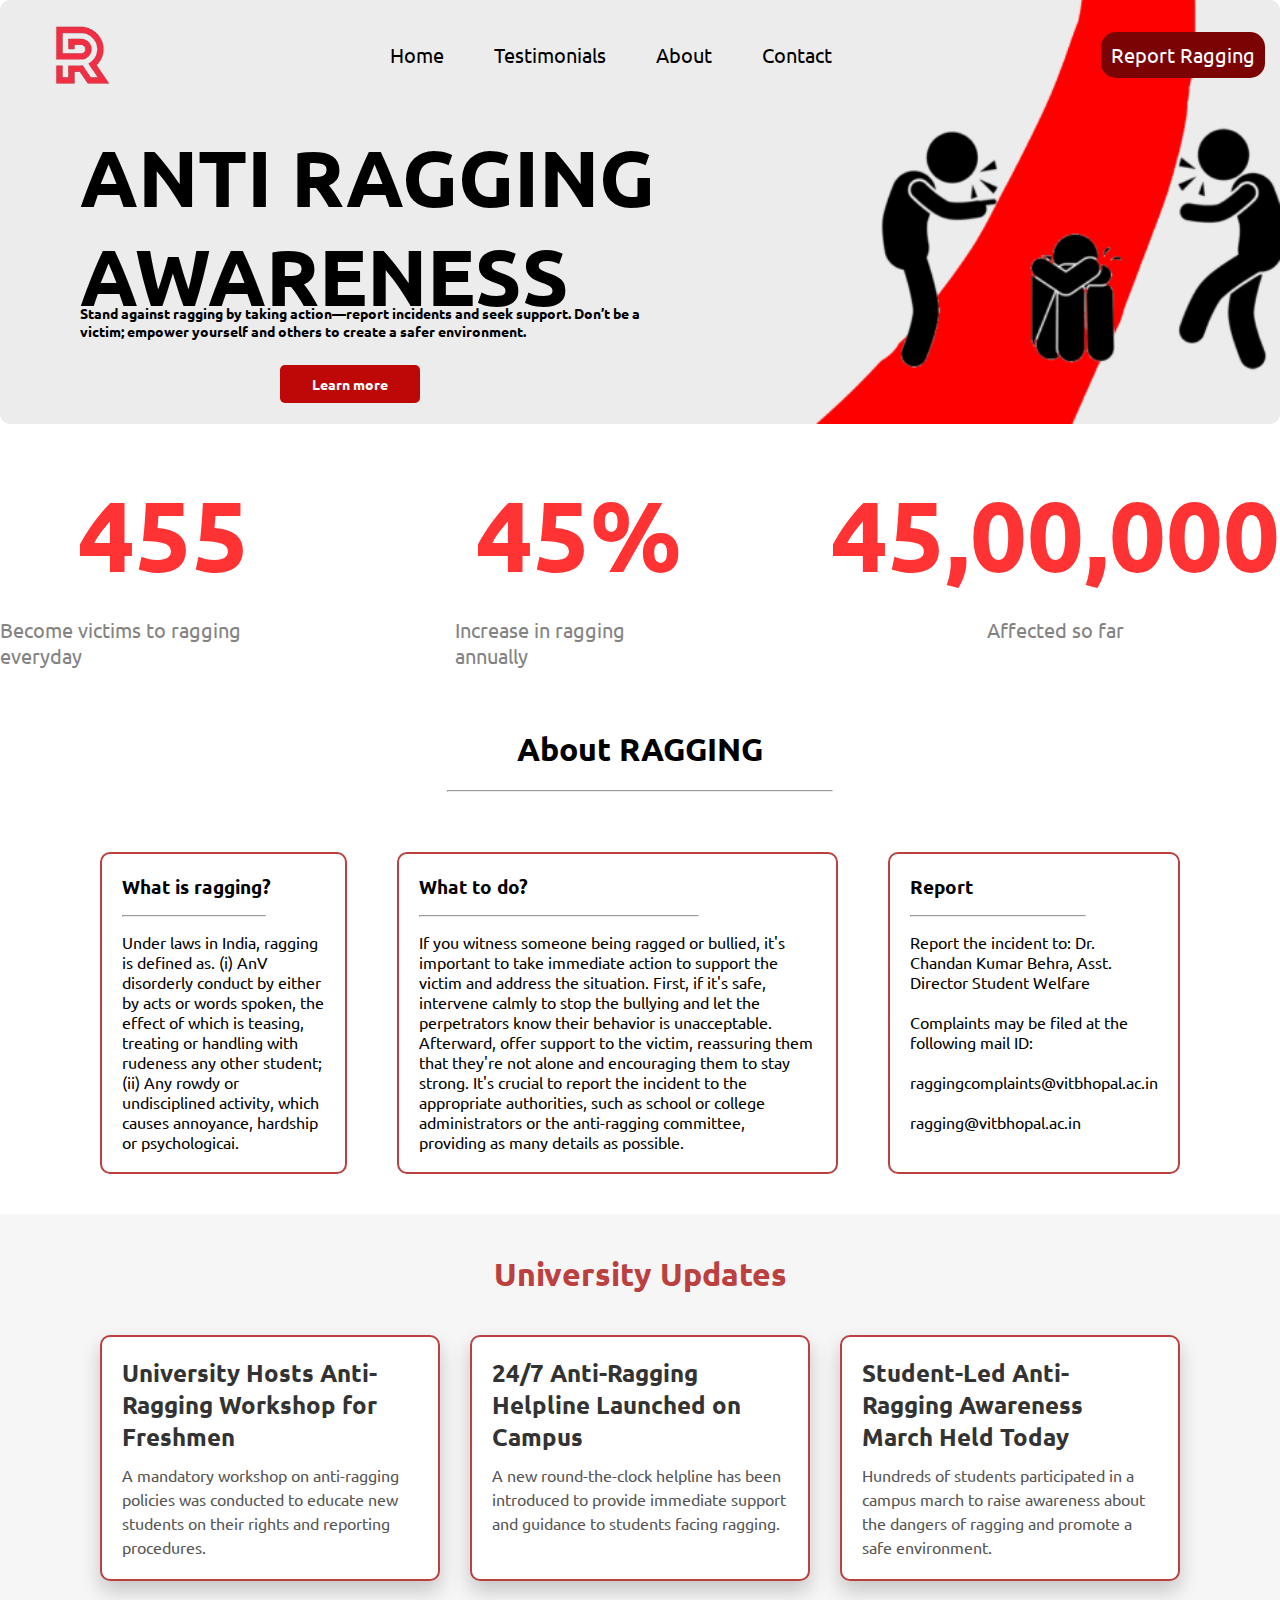
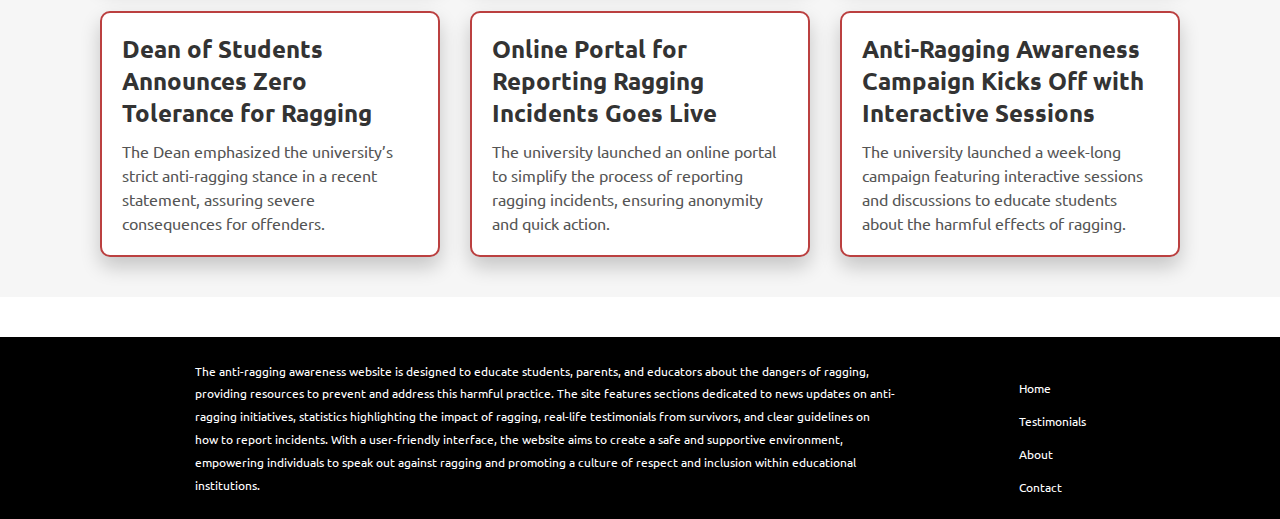
<file: index.html>
<!DOCTYPE html>
<html lang="en">
<head>
    <meta charset="UTF-8">
    <meta name="viewport" content="width=device-width, initial-scale=1.0">
    <title>Anti-Ragging website</title>
    <link rel="stylesheet" href="style.css">
    <link rel="preconnect" href="https://fonts.googleapis.com" />
    <link rel="preconnect" href="https://fonts.gstatic.com" crossorigin />
    <link
      href="https://fonts.googleapis.com/css2?family=Ubuntu:ital,wght@0,300;0,400;0,500;0,700;1,300;1,400;1,500;1,700&display=swap"
      rel="stylesheet"
    />
</head>
<body>
    <div class="header_container">
        <img src="ragging2.png" alt="ragging" />
        <div class="navbar">
            <div class="logo">
                <a href="index.php"><img src="logo.png" alt="logo" /></a>
            </div>
            <div class="navbar-center">
                <a href="index.html">Home</a>
                <a href="pages/testimonials/testimonial.html">Testimonials</a>
                <a href="pages/about/about.html">About</a>
                <a href="pages/contact/contact.html">Contact</a>
            </div>
            <div class="navbar-right">
                <a class="startcamp" href="pages/contact/contact.html">Report Ragging</a>
            </div>
        </div>
        <div class="title_container">
            <h1>ANTI RAGGING <br>AWARENESS</h1>
            <p>Stand against ragging by taking action—report incidents and seek support. Don’t be a victim; empower yourself and others to create a safer environment.</p>
            <a href="https://www.youtube.com/watch?v=iK3ns2zQV8U"><button class="yt_button">Learn more</button></a>
        </div> 
    </div>
    <div class="stats">
        <div class="count1">
          <h1>455</h1>
          <p>Become victims to ragging everyday</p>
        </div>
        <div class="count2">
          <h1>45%</h1>
          <p>Increase in ragging annually</p>
        </div>
        <div class="count3">
          <h1>45,00,000</h1>
          <p>Affected so far</p>
        </div>
      </div>
    <div class="about_section">
        <h1>About RAGGING</h1><hr>
        <div class="desc_sections">
            <div class="desc_section">
                <h3>What is ragging?</h3><hr>
                <p>Under laws in India, ragging is defined as. (i) AnV disorderly conduct by either by acts or words spoken, the effect of which is teasing, treating or handling with rudeness any other student; (ii) Any rowdy or undisciplined activity, which causes annoyance, hardship or psychologicai.</p>
            </div>
            <div class="desc_section">
                <h3>What to do?</h3><hr>
                <p>If you witness someone being ragged or bullied, it's important to take immediate action to support the victim and address the situation. First, if it's safe, intervene calmly to stop the bullying and let the perpetrators know their behavior is unacceptable. Afterward, offer support to the victim, reassuring them that they're not alone and encouraging them to stay strong. It's crucial to report the incident to the appropriate authorities, such as school or college administrators or the anti-ragging committee, providing as many details as possible. </p>
            </div>
            <div class="desc_section">
                <h3>Report</h3><hr>
                <p>Report the incident to:
                    Dr. Chandan Kumar Behra, Asst. Director Student Welfare<br><br>
                    Complaints may be filed at the following mail ID:<br><br>
                    raggingcomplaints@vitbhopal.ac.in<br><br>
                    ragging@vitbhopal.ac.in<br><br>
                </p>
            </div>
        </div>
    </div>
    <div class="news_section">
        <h1>University Updates</h1><br>
        <div class="news-items-container">
        <div class="news_items">
            <div class="news-item">
                <h3>University Hosts Anti-Ragging Workshop for Freshmen</h3>
                <p>A mandatory workshop on anti-ragging policies was conducted to educate new students on their rights and reporting procedures.</p>
            </div>
            <div class="news-item">
                <h3>24/7 Anti-Ragging Helpline Launched on Campus</h3>
                <p>A new round-the-clock helpline has been introduced to provide immediate support and guidance to students facing ragging.</p>
            </div>
            <div class="news-item">
                <h3>Student-Led Anti-Ragging Awareness March Held Today</h3>
                <p>Hundreds of students participated in a campus march to raise awareness about the dangers of ragging and promote a safe environment.</p>
            </div>
            <div class="news-item">
                <h3>Dean of Students Announces Zero Tolerance for Ragging</h3>
                <p>The Dean emphasized the university’s strict anti-ragging stance in a recent statement, assuring severe consequences for offenders.</p>
            </div>
            <div class="news-item">
                <h3>Online Portal for Reporting Ragging Incidents Goes Live</h3>
                <p>The university launched an online portal to simplify the process of reporting ragging incidents, ensuring anonymity and quick action.</p>
            </div>
            <div class="news-item">
                <h3>Anti-Ragging Awareness Campaign Kicks Off with Interactive Sessions</h3>
                <p>The university launched a week-long campaign featuring interactive sessions and discussions to educate students about the harmful effects of ragging.</p>
            </div>
        </div> 
    </div>
    </div>  
    <div class="navbar-bottom">
        <div class="navbar-container-content">
            <p>
                The anti-ragging awareness website is designed to educate students, parents, and educators about the dangers of ragging, providing resources to prevent and address this harmful practice. The site features sections dedicated to news updates on anti-ragging initiatives, statistics highlighting the impact of ragging, real-life testimonials from survivors, and clear guidelines on how to report incidents. With a user-friendly interface, the website aims to create a safe and supportive environment, empowering individuals to speak out against ragging and promoting a culture of respect and inclusion within educational institutions.
            </p>
        </div>
        <div class="navbar-bottom-container">
            <a href="index.html">Home</a>
            <a href="pages/testimonials/testimonial.html">Testimonials</a>
            <a href="pages/about/about.html">About</a>
            <a href="pages/contact/contact.html">Contact</a>
        </div>
    </div>
</body>
</html>
</file>
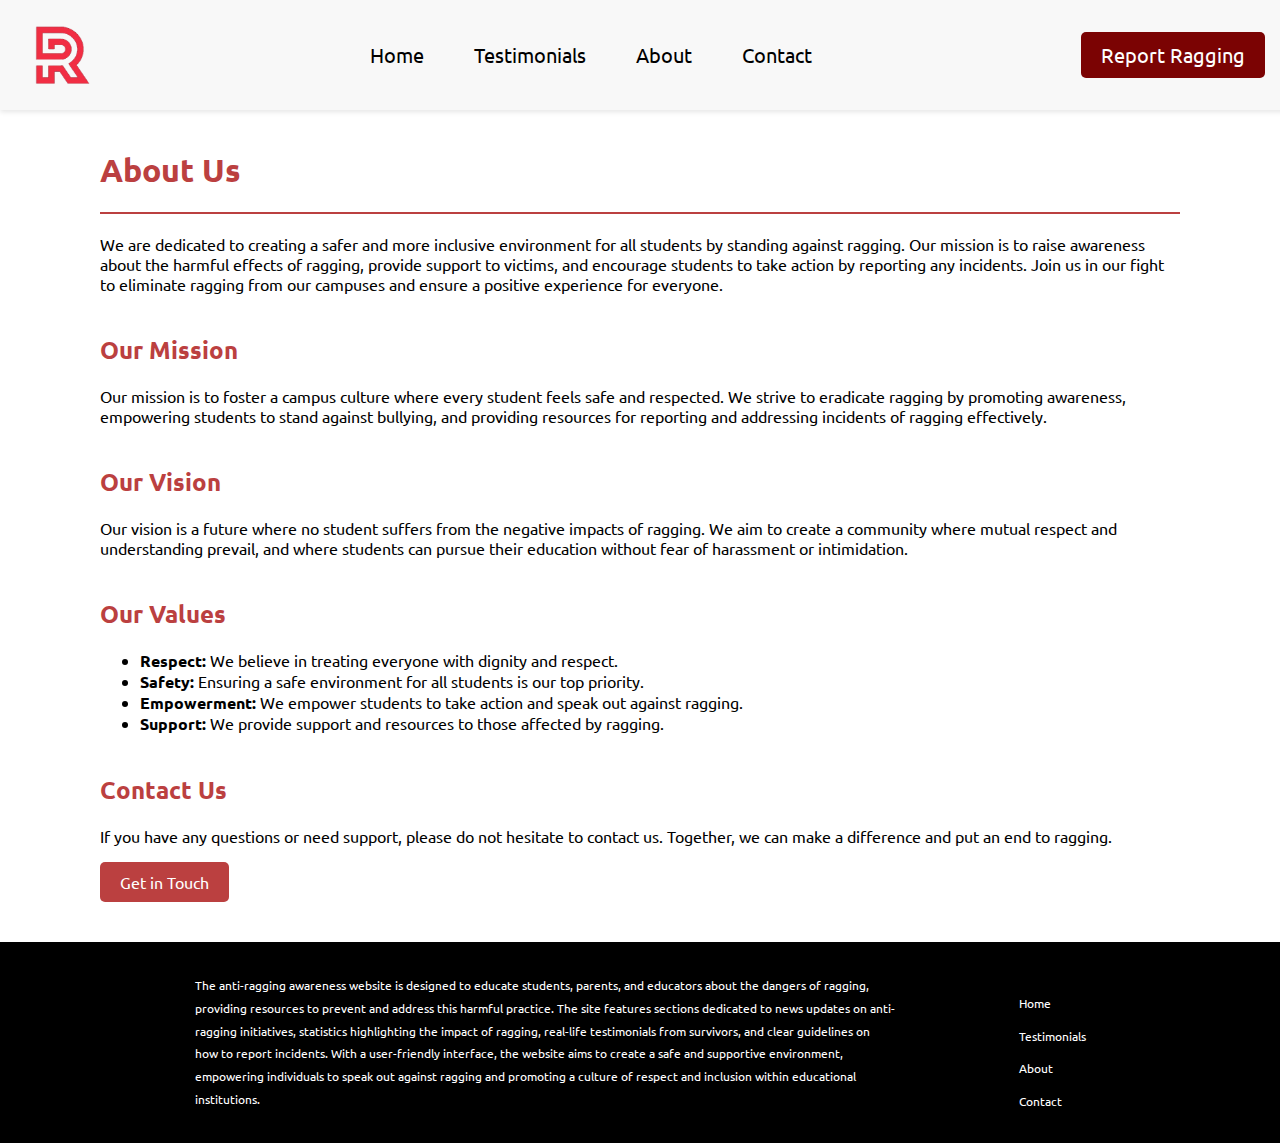
<file: pages/about/about.html>
<!DOCTYPE html>
<html lang="en">
<head>
    <meta charset="UTF-8">
    <meta name="viewport" content="width=device-width, initial-scale=1.0">
    <title>About Us - Anti-Ragging Website</title>
    <link rel="stylesheet" href="about-styles.css">
    <link rel="preconnect" href="https://fonts.googleapis.com" />
    <link rel="preconnect" href="https://fonts.gstatic.com" crossorigin />
    <link
      href="https://fonts.googleapis.com/css2?family=Ubuntu:ital,wght@0,300;0,400;0,500;0,700;1,300;1,400;1,500;1,700&display=swap"
      rel="stylesheet"
    />
</head>
<body>
    <div class="navbar-rest">
        <div class="logo">
            <a href="../../index.html"><img src="../../logo.png" alt="logo" /></a>        
        </div>
        <div class="navbar-center">
            <a href="../../index.html">Home</a>
            <a href="../testimonials/testimonial.html">Testimonials</a>
            <a href="../about/about.html">About</a>
            <a href="../contact/contact.html">Contact</a>
        </div>
        <div class="navbar-right">
            <a class="startcamp" href="../campaign/startacampaign.php">Report Ragging</a>
        </div>
    </div>
    
    <div class="about_section">
        <h1>About Us</h1><hr>
        <p>We are dedicated to creating a safer and more inclusive environment for all students by standing against ragging. Our mission is to raise awareness about the harmful effects of ragging, provide support to victims, and encourage students to take action by reporting any incidents. Join us in our fight to eliminate ragging from our campuses and ensure a positive experience for everyone.</p>
    </div>
    
    <div class="our_mission">
        <h2>Our Mission</h2>
        <p>Our mission is to foster a campus culture where every student feels safe and respected. We strive to eradicate ragging by promoting awareness, empowering students to stand against bullying, and providing resources for reporting and addressing incidents of ragging effectively.</p>
    </div>

    <div class="our_vision">
        <h2>Our Vision</h2>
        <p>Our vision is a future where no student suffers from the negative impacts of ragging. We aim to create a community where mutual respect and understanding prevail, and where students can pursue their education without fear of harassment or intimidation.</p>
    </div>

    <div class="our_values">
        <h2>Our Values</h2>
        <ul>
            <li><strong>Respect:</strong> We believe in treating everyone with dignity and respect.</li>
            <li><strong>Safety:</strong> Ensuring a safe environment for all students is our top priority.</li>
            <li><strong>Empowerment:</strong> We empower students to take action and speak out against ragging.</li>
            <li><strong>Support:</strong> We provide support and resources to those affected by ragging.</li>
        </ul>
    </div>

    <div class="contact_section">
        <h2>Contact Us</h2>
        <p>If you have any questions or need support, please do not hesitate to contact us. Together, we can make a difference and put an end to ragging.</p>
        <a href="../contact/contact.html" class="contact_link">Get in Touch</a>
    </div>
    <div class="navbar-bottom">
        <div class="navbar-container-content">
            <p>
                The anti-ragging awareness website is designed to educate students, parents, and educators about the dangers of ragging, providing resources to prevent and address this harmful practice. The site features sections dedicated to news updates on anti-ragging initiatives, statistics highlighting the impact of ragging, real-life testimonials from survivors, and clear guidelines on how to report incidents. With a user-friendly interface, the website aims to create a safe and supportive environment, empowering individuals to speak out against ragging and promoting a culture of respect and inclusion within educational institutions.
            </p>
        </div>
        <div class="navbar-bottom-container">
            <a href="index.html">Home</a>
            <a href="pages/testimonials/testimonial.html">Testimonials</a>
            <a href="pages/about/about.html">About</a>
            <a href="pages/contact/contact.html">Contact</a>
        </div>
    </div>
</body>
</html>
</file>
<file: style.css>
* {
    font-family: 'Ubuntu', Arial, Helvetica, sans-serif;
    margin: 0;
    padding: 0;
}

.header_container{
    width: 100%;
    position: relative;
}

.header_container img{
    width: 100%;
    height: auto;
    display: block; 
    object-fit: cover; 
}

.navbar-rest{
    width: 100%;
    top: 0;
    display: flex;
    justify-content: center;
    gap: 50px; 
    padding: 15px;
    justify-content: space-between;
    align-items: center;
    height: 80px;
}

.navbar {
    width: 100%;
    top: 0;
    position: absolute;
    display: flex;
    justify-content: center;
    gap: 50px; 
    padding: 15px;
    justify-content: space-between;
    align-items: center;
    height: 80px;
}

.logo {
    height: 100%;
    padding-left: 20px;
}

.logo img {
    height: 100%;
    width: auto;
}

.navbar-center{
    display: flex;
    align-items: center;
    gap: 50px;
}

.navbar-right{
    display: flex;
    align-items: center;
    gap: 30px;
    margin-right: 30px;
}

.navbar a {
    color: black;
    text-decoration: none;
    font-size: 20px;
}

.startcamp{
    color: white !important;
    background-color: rgb(123, 3, 3);
    border-radius: 15px;
    padding: 10px;
}

.title_container h1{
    position: absolute;
    font-size: 80px;
    left: 80px;
    top: 30%;
    font-weight: bold;
}

.title_container p{
    position: absolute;
    font-size: 14px;
    left: 80px;
    bottom: 20%;
    font-weight: bold;
    width: 600px;
}

.yt_button{
    position: absolute;
    font-size: 14px;
    left: 280px;
    bottom: 5%;
    font-weight: bold;
    width: 140px;
    border-radius: 5px;
    background-color:#be0707;
    color: white;
    padding: 10px;
    border: none;
}

.stats{
    margin: 50px 0;
    display: flex;  
    justify-content: center;
    gap: 10%;
}

.stats h1{
    font-size: 100px;
    margin-bottom: 20px;
    color:#ff3333;
}

.stats p{
    font-size: 20px;
    color:rgb(132, 131, 131);
}

.count1, .count2, .count3{
    display: flex;
    flex-direction: column;
    align-items: center;
}

.about_section{
    margin-top: 60px;
}

.about_section h1{
    text-align: center;
    margin-bottom: 20px;
}

.about_section hr{
    width: 30%;
    margin: 0 auto 60px;
}

.desc_sections{
    display: flex;
    gap: 50px;
    justify-content: center;
    margin: 0 100px;
}

.desc_section{
    border: 2px #bb4040 solid;
    border-radius: 10px;
    padding: 20px;
    transition: transform 0.3s ease, box-shadow 0.3s ease;
}

.desc_section:hover{
    transform:scale(1.05);
    transform:translate(-5px, -10px);
    box-shadow: 0 10px 20px rgba(0, 0, 0, 0.2);
}


.desc_section hr{
    margin: 15px 0;
    width: 70%;
}

.news_section {
    margin-top: 40px;
    padding: 40px 100px;
    background-color: rgb(246, 246, 246);
}

.news_section h1 {
    text-align: center;
    margin-bottom: 20px;
    font-size: 2rem;
    color: #bb4040;
}

.news_section hr {
    width: 10%;
    margin: 0 auto 40px;
    border: 1px solid #bb4040;
}

.news_items {
    display: grid;
    grid-template-columns: repeat(auto-fit, minmax(250px, 1fr));
    gap: 30px;
}

.news-item-container {
    transition: transform 0.3s ease, box-shadow 0.3s ease;
}

.news-item-container:hover {
    transform: translateY(-5px);
    box-shadow: 0 4px 15px rgba(0, 0, 0, 0.2);
}

.news-item {
    border: 2px #bb4040 solid;
    border-radius: 10px;
    padding: 20px;
    background-color: #fff;
    box-shadow: 0 10px 20px rgba(0, 0, 0, 0.2);
}

.news-image {
    width: 100%;
    height: auto;
    border-radius: 10px 10px 0 0;
    margin-bottom: 15px;
}

.news-item h3 {
    font-size: 1.5rem;
    margin-bottom: 10px;
    color: #333;
}

.news-item p {
    font-size: 1rem;
    color: rgb(85, 85, 85);
    line-height: 1.5;
}

.testimonial_container h1{
    margin:30px 0 15px 120px;
}

.testimonial_container hr{
    margin-left:120px;
    width: 75%;
}

.story1{
    display: flex;
    height: 300px;
    margin-left:60px;
    margin-bottom: 40px;
    overflow: hidden;
}

.img-container{
    margin: 0 auto;
    width:1000px;
    height: 300px;  
    display: flex;
    justify-content: center;
}

img{
    margin: 0 auto;
    max-width: 100%;
    border-radius: 10px;
}

.text-container{
    margin-top: 10px;
    padding: 0 40px;
    margin-right: 130px;
}

.navbar-bottom {
    font-size: 12px;
    color: rgb(255, 255, 255);
    line-height: 1.9;
    margin-top: 40px;
    background-color: #000000;
    padding: 20px;
    display: flex; 
    gap:10%;
    justify-content: center;
    align-items: center;
}

.navbar-container-content{
    width: 700px;  
}

.navbar-bottom-container{
    margin-top: 20px;
    display: flex;
    flex-direction: column;
    gap: 10px;
}

.navbar-bottom-container a{
    text-decoration: none;
    color: rgb(255, 255, 255);
}
</file>
<file: pages/about/about-styles.css>
/* Add or reuse styling as necessary */
body {
    font-family: 'Ubuntu', Arial, Helvetica, sans-serif;
    margin: 0;
    padding: 0;
}

.navbar-rest {
    width: 100%;
    top: 0;
    display: flex;
    justify-content: center;
    gap: 50px;
    padding: 15px;
    justify-content: space-between;
    align-items: center;
    height: 80px;
    background-color: #f8f8f8; /* Add background color */
    box-shadow: 0 2px 5px rgba(0, 0, 0, 0.1); /* Optional: add shadow */
}

.logo {
    height: 100%;
}

.logo img {
    height: 100%;
    width: auto;
}

.navbar-center {
    display: flex;
    align-items: center;
    gap: 50px;
}

.navbar-right {
    display: flex;
    align-items: center;
    gap: 30px;
    margin-right: 30px;
}

.navbar-rest a {
    color: black;
    text-decoration: none;
    font-size: 20px;
}

.startcamp {
    background-color: rgb(123, 3, 3);
    color: white !important;
    padding: 10px 20px;
    border-radius: 5px;
    text-decoration: none;
}

.about_section, .our_mission, .our_vision, .our_values, .contact_section {
    margin: 40px 100px;
}

h1, h2 {
    color: #bb4040;
}

hr {
    margin: 20px 0;
    border: 1px solid #bb4040;
}

.contact_link {
    display: inline-block;
    padding: 10px 20px;
    background-color: #bb4040;
    color: white;
    border-radius: 5px;
    text-decoration: none;
}

.navbar-bottom {
    font-size: 12px;
    color: rgb(255, 255, 255);
    line-height: 1.9;
    margin-top: 40px;
    background-color: #000000;
    padding: 20px;
    display: flex; 
    gap:10%;
    justify-content: center;
    align-items: center;
}

.navbar-container-content{
    width: 700px;  
}

.navbar-bottom-container{
    margin-top: 20px;
    display: flex;
    flex-direction: column;
    gap: 10px;
}

.navbar-bottom-container a{
    text-decoration: none;
    color: rgb(255, 255, 255);
}
</file>
